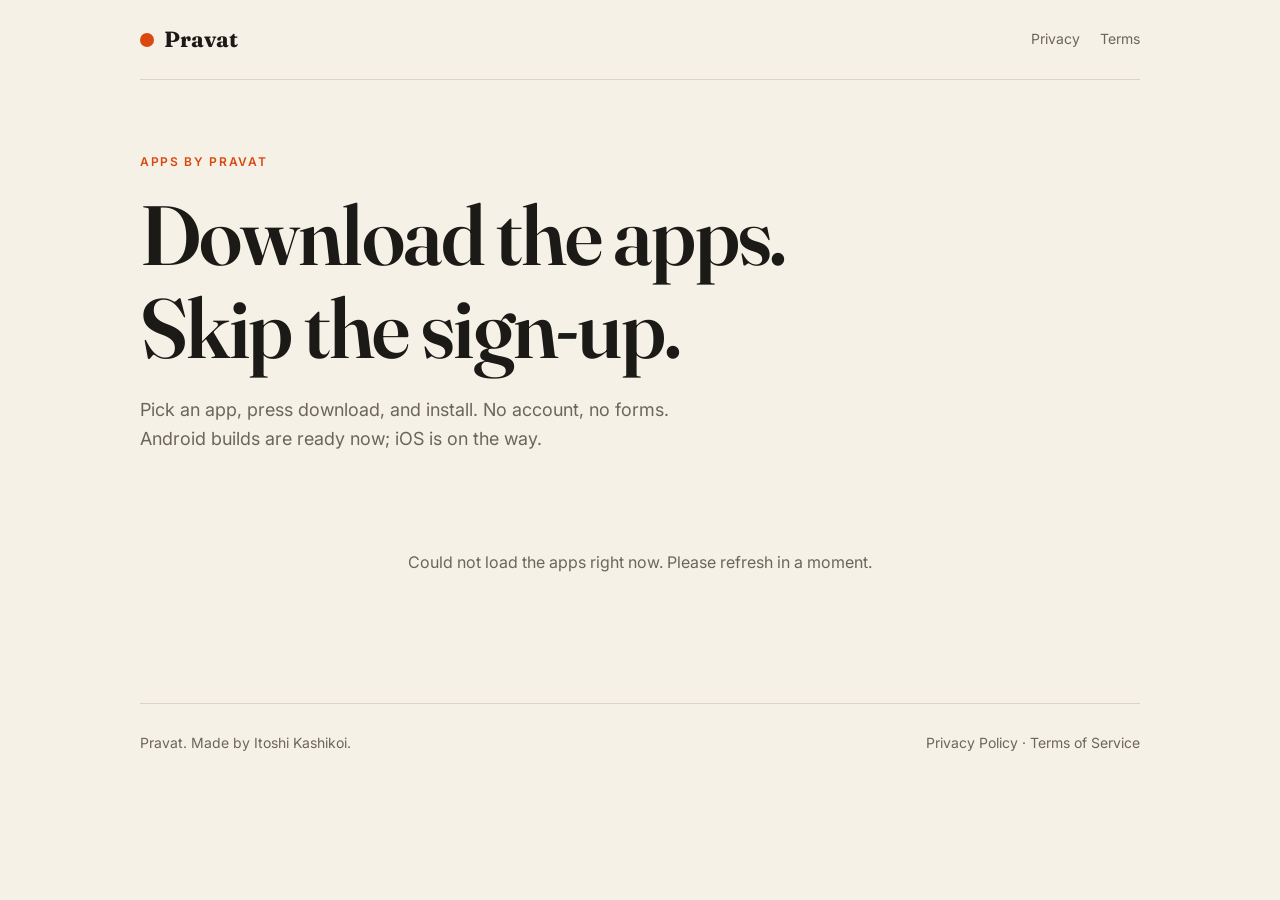
<file: site/index.html>
<!doctype html>
<html lang="en"><head>
<meta charset="utf-8"><meta name="viewport" content="width=device-width,initial-scale=1">
<title>Entrion Downloads</title>
<meta name="description" content="Download Entrion and other apps from Pravat. Android now, iOS coming soon.">
<link rel="preconnect" href="https://fonts.googleapis.com"><link rel="preconnect" href="https://fonts.gstatic.com" crossorigin>
<link href="https://fonts.googleapis.com/css2?family=Fraunces:opsz,wght@9..144,600;9..144,700&family=Inter:wght@400;500;600&display=swap" rel="stylesheet">
<link rel="stylesheet" href="style.css">
</head><body>
<div class="wrap">
<header class="top"><a class="brand" href="./"><i></i>Pravat</a><nav><a href="privacy.html">Privacy</a><a href="terms.html">Terms</a></nav></header>
<section class="hero"><div class="kicker">Apps by Pravat</div><h1>Download the apps. Skip the sign-up.</h1><p>Pick an app, press download, and install. No account, no forms. Android builds are ready now; iOS is on the way.</p></section>
<main id="apps" class="list"><p class="note">Loading apps...</p></main>
<footer class="foot"><span>Pravat. Made by Itoshi Kashikoi.</span><span><a href="privacy.html">Privacy Policy</a> &middot; <a href="terms.html">Terms of Service</a></span></footer>
</div>
<script src="app.js"></script>
</body></html>
</file>
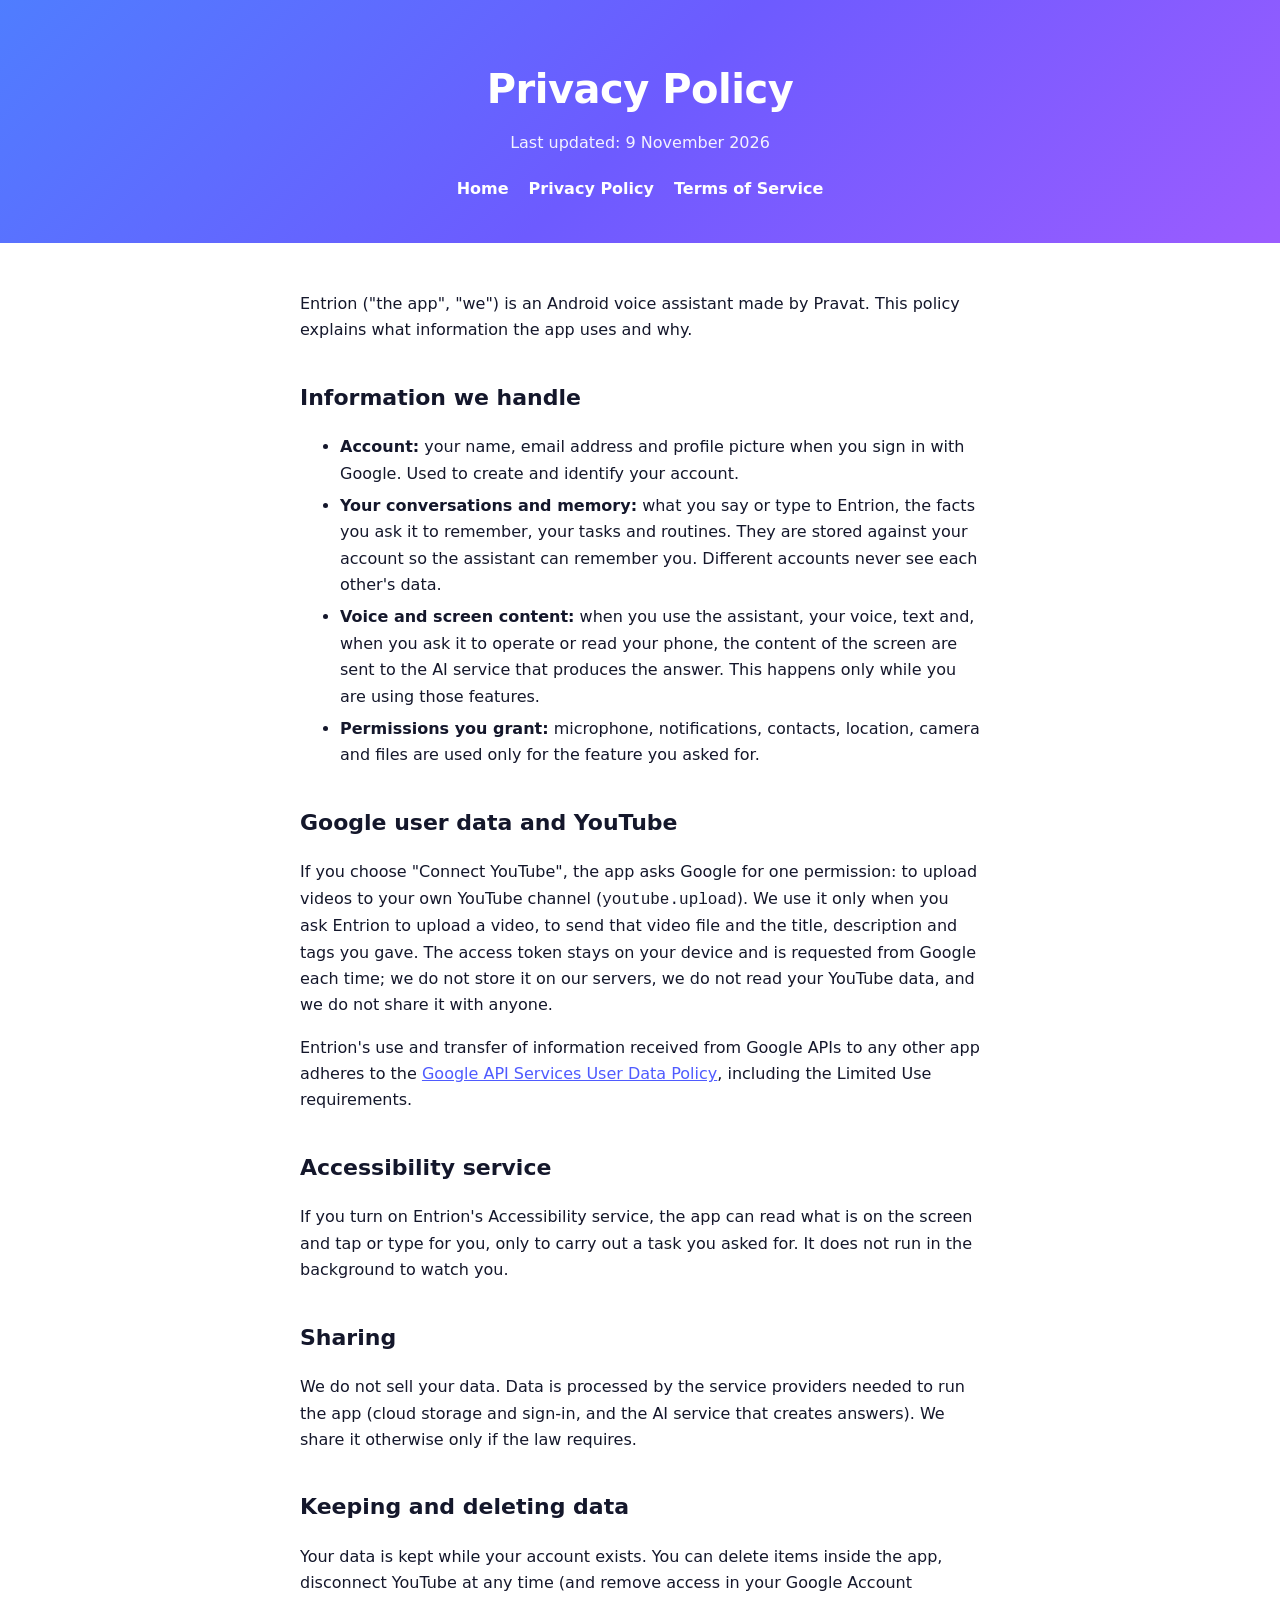
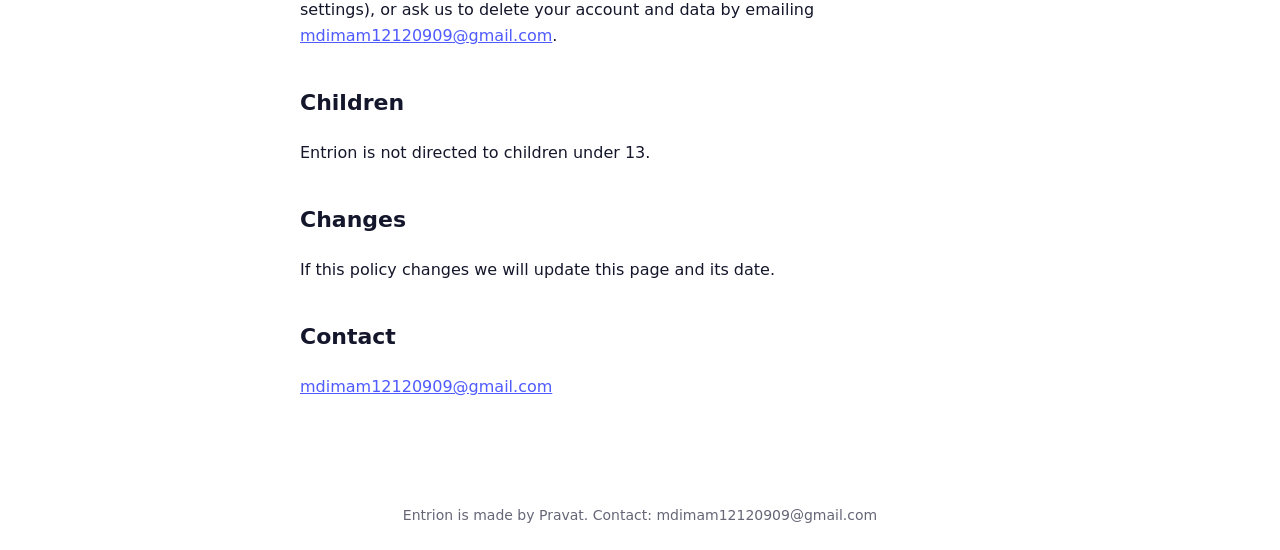
<file: site/privacy.html>
<!doctype html><html lang="en"><head><meta charset="utf-8"><meta name="viewport" content="width=device-width,initial-scale=1"><title>Privacy Policy - Entrion</title><style>:root{--a:#4F7DFF;--b:#9B5CFF}*{box-sizing:border-box}body{margin:0;font:16px/1.65 system-ui,-apple-system,Segoe UI,Roboto,sans-serif;color:#14172b;background:#fff}
header{padding:56px 20px 40px;text-align:center;background:linear-gradient(135deg,#4F7DFF,#6D5BFF,#9B5CFF);color:#fff}
header h1{margin:0 0 8px;font-size:40px;letter-spacing:-.5px}header p{margin:0 auto;max-width:520px;opacity:.92}
main{max-width:720px;margin:0 auto;padding:32px 20px 64px}h2{margin-top:36px;font-size:22px}a{color:#4F5BFF}
nav a{color:#fff;margin:0 10px;font-weight:600;text-decoration:none}nav{margin-top:20px}footer{text-align:center;color:#667;padding:24px;font-size:14px}
li{margin:6px 0}@media(prefers-color-scheme:dark){body{background:#0e1020;color:#e8eaf6}a{color:#9fb0ff}footer{color:#9aa}}</style></head><body>
<header><h1>Privacy Policy</h1><p>Last updated: 9 November 2026</p><nav><a href="index.html">Home</a><a href="privacy.html">Privacy Policy</a><a href="terms.html">Terms of Service</a></nav></header><main>
<p>Entrion ("the app", "we") is an Android voice assistant made by Pravat. This policy explains what information the app uses and why.</p>
<h2>Information we handle</h2>
<ul><li><b>Account:</b> your name, email address and profile picture when you sign in with Google. Used to create and identify your account.</li>
<li><b>Your conversations and memory:</b> what you say or type to Entrion, the facts you ask it to remember, your tasks and routines. They are stored against your account so the assistant can remember you. Different accounts never see each other's data.</li>
<li><b>Voice and screen content:</b> when you use the assistant, your voice, text and, when you ask it to operate or read your phone, the content of the screen are sent to the AI service that produces the answer. This happens only while you are using those features.</li>
<li><b>Permissions you grant:</b> microphone, notifications, contacts, location, camera and files are used only for the feature you asked for.</li></ul>
<h2>Google user data and YouTube</h2>
<p>If you choose "Connect YouTube", the app asks Google for one permission: to upload videos to your own YouTube channel (<code>youtube.upload</code>). We use it only when you ask Entrion to upload a video, to send that video file and the title, description and tags you gave. The access token stays on your device and is requested from Google each time; we do not store it on our servers, we do not read your YouTube data, and we do not share it with anyone.</p>
<p>Entrion's use and transfer of information received from Google APIs to any other app adheres to the <a href="https://developers.google.com/terms/api-services-user-data-policy">Google API Services User Data Policy</a>, including the Limited Use requirements.</p>
<h2>Accessibility service</h2><p>If you turn on Entrion's Accessibility service, the app can read what is on the screen and tap or type for you, only to carry out a task you asked for. It does not run in the background to watch you.</p>
<h2>Sharing</h2><p>We do not sell your data. Data is processed by the service providers needed to run the app (cloud storage and sign-in, and the AI service that creates answers). We share it otherwise only if the law requires.</p>
<h2>Keeping and deleting data</h2><p>Your data is kept while your account exists. You can delete items inside the app, disconnect YouTube at any time (and remove access in your Google Account settings), or ask us to delete your account and data by emailing <a href="mailto:mdimam12120909@gmail.com">mdimam12120909@gmail.com</a>.</p>
<h2>Children</h2><p>Entrion is not directed to children under 13.</p>
<h2>Changes</h2><p>If this policy changes we will update this page and its date.</p>
<h2>Contact</h2><p><a href="mailto:mdimam12120909@gmail.com">mdimam12120909@gmail.com</a></p></main><footer>Entrion is made by Pravat. Contact: mdimam12120909@gmail.com</footer></body></html>
</file>
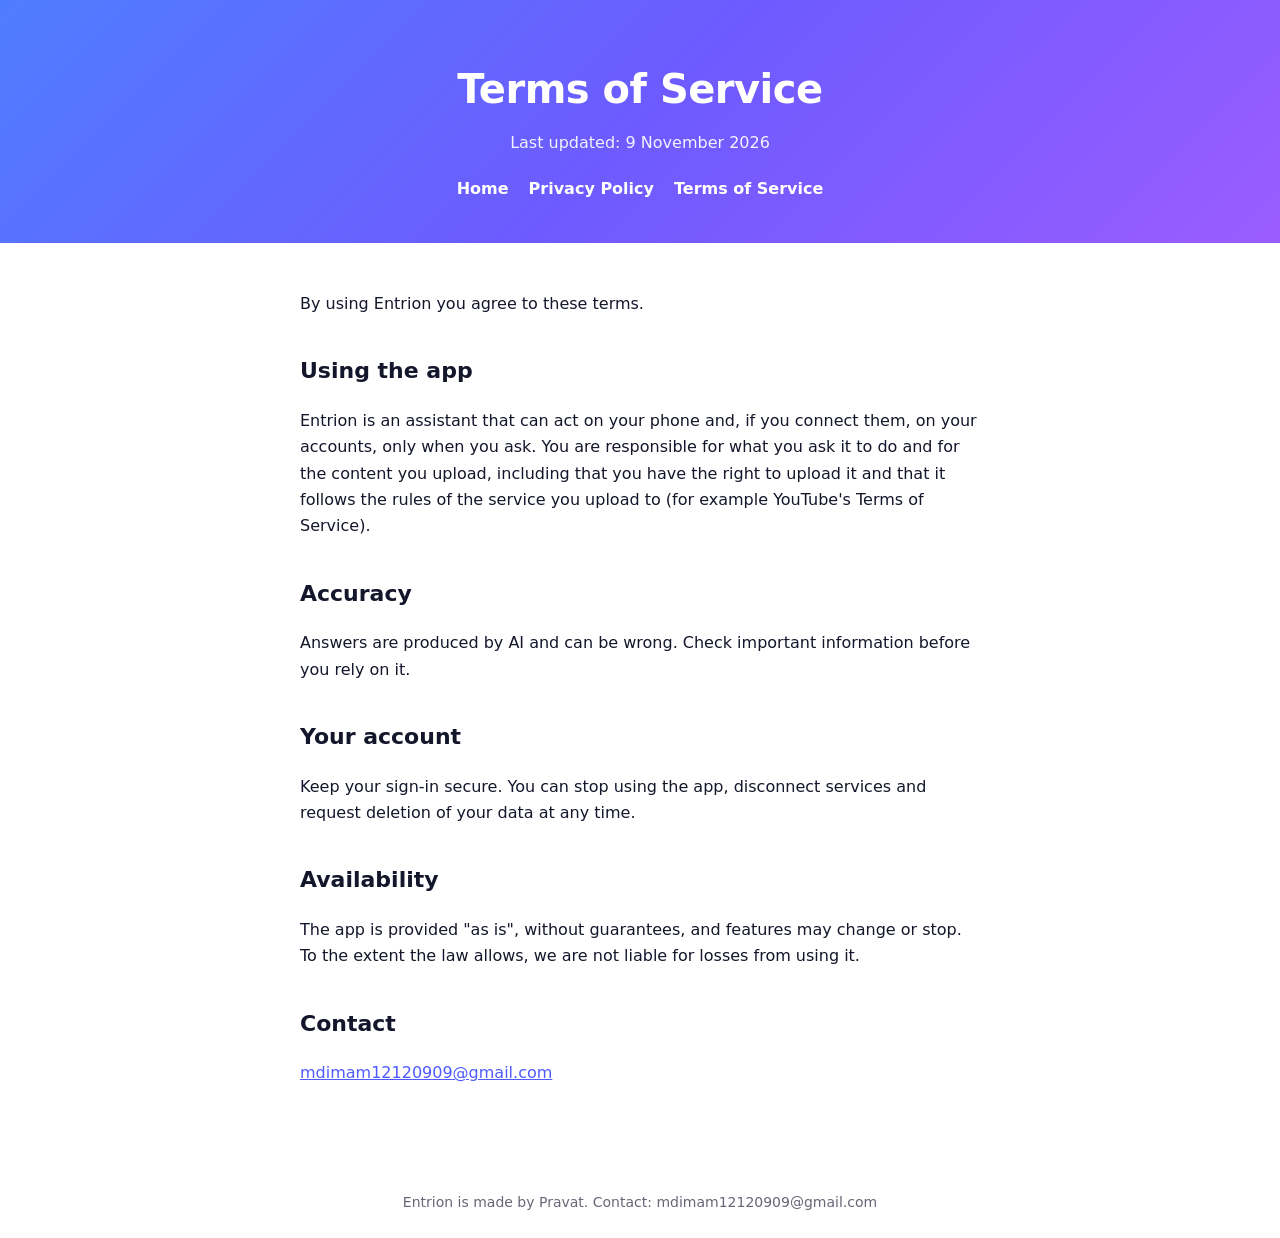
<file: site/terms.html>
<!doctype html><html lang="en"><head><meta charset="utf-8"><meta name="viewport" content="width=device-width,initial-scale=1"><title>Terms of Service - Entrion</title><style>:root{--a:#4F7DFF;--b:#9B5CFF}*{box-sizing:border-box}body{margin:0;font:16px/1.65 system-ui,-apple-system,Segoe UI,Roboto,sans-serif;color:#14172b;background:#fff}
header{padding:56px 20px 40px;text-align:center;background:linear-gradient(135deg,#4F7DFF,#6D5BFF,#9B5CFF);color:#fff}
header h1{margin:0 0 8px;font-size:40px;letter-spacing:-.5px}header p{margin:0 auto;max-width:520px;opacity:.92}
main{max-width:720px;margin:0 auto;padding:32px 20px 64px}h2{margin-top:36px;font-size:22px}a{color:#4F5BFF}
nav a{color:#fff;margin:0 10px;font-weight:600;text-decoration:none}nav{margin-top:20px}footer{text-align:center;color:#667;padding:24px;font-size:14px}
li{margin:6px 0}@media(prefers-color-scheme:dark){body{background:#0e1020;color:#e8eaf6}a{color:#9fb0ff}footer{color:#9aa}}</style></head><body>
<header><h1>Terms of Service</h1><p>Last updated: 9 November 2026</p><nav><a href="index.html">Home</a><a href="privacy.html">Privacy Policy</a><a href="terms.html">Terms of Service</a></nav></header><main>
<p>By using Entrion you agree to these terms.</p>
<h2>Using the app</h2><p>Entrion is an assistant that can act on your phone and, if you connect them, on your accounts, only when you ask. You are responsible for what you ask it to do and for the content you upload, including that you have the right to upload it and that it follows the rules of the service you upload to (for example YouTube's Terms of Service).</p>
<h2>Accuracy</h2><p>Answers are produced by AI and can be wrong. Check important information before you rely on it.</p>
<h2>Your account</h2><p>Keep your sign-in secure. You can stop using the app, disconnect services and request deletion of your data at any time.</p>
<h2>Availability</h2><p>The app is provided "as is", without guarantees, and features may change or stop. To the extent the law allows, we are not liable for losses from using it.</p>
<h2>Contact</h2><p><a href="mailto:mdimam12120909@gmail.com">mdimam12120909@gmail.com</a></p></main><footer>Entrion is made by Pravat. Contact: mdimam12120909@gmail.com</footer></body></html>
</file>
<file: site/style.css>
:root{--bg:#f6f1e7;--panel:#fffdf8;--ink:#1b1a17;--mute:#6b665b;--line:#ddd5c3;--accent:#d9480f;--accent-ink:#fff;--soft:#efe7d6;--ok:#2f7d4f;--err:#b3261e}
@media(prefers-color-scheme:dark){:root{--bg:#14130f;--panel:#1d1b16;--ink:#f3eee2;--mute:#a39c8a;--line:#34312a;--accent:#ff7a3d;--accent-ink:#1b0d04;--soft:#26231c;--ok:#6cc38a;--err:#ff8a80}}
*{box-sizing:border-box}
html{scroll-behavior:smooth}
body{margin:0;background:var(--bg);color:var(--ink);font:16px/1.6 "Inter",system-ui,-apple-system,"Segoe UI",Roboto,sans-serif;-webkit-font-smoothing:antialiased}
.wrap{max-width:1040px;margin:0 auto;padding-left:max(20px,env(safe-area-inset-left));padding-right:max(20px,env(safe-area-inset-right))}
h1,h2,h3{font-family:"Fraunces",Georgia,serif;font-weight:600;letter-spacing:-.02em;line-height:1.1;margin:0;text-wrap:balance}
a{color:inherit}
.top{display:flex;align-items:center;justify-content:space-between;padding-block:22px;border-bottom:1px solid var(--line)}
.brand{font-family:"Fraunces",Georgia,serif;font-weight:700;font-size:22px;text-decoration:none;display:flex;align-items:center;gap:10px}
.brand i{width:14px;height:14px;border-radius:50%;background:var(--accent);display:inline-block}
.top nav{display:flex;gap:20px;font-size:14px;color:var(--mute)}
.top nav a{text-decoration:none}.top nav a:hover{color:var(--ink)}
.hero{padding-block:72px 40px}
.kicker{font-size:12px;letter-spacing:.14em;text-transform:uppercase;color:var(--accent);font-weight:600;margin-bottom:18px}
.hero h1{font-size:clamp(40px,8vw,84px);max-width:13ch}
.hero p{max-width:52ch;color:var(--mute);font-size:18px;margin:22px 0 0}
.list{display:grid;gap:20px;padding-bottom:72px}
.card{background:var(--panel);border:1px solid var(--line);border-radius:20px;padding:28px;display:grid;grid-template-columns:auto 1fr;gap:22px 26px}
.icon{width:84px;height:84px;border-radius:22px;background:var(--soft);display:grid;place-items:center;font-family:"Fraunces",Georgia,serif;font-size:38px;font-weight:700;color:var(--accent);overflow:hidden}
.icon img{width:100%;height:100%;object-fit:cover}
.card h2{font-size:30px}
.meta{display:flex;flex-wrap:wrap;gap:6px 18px;margin:8px 0 0;color:var(--mute);font-size:13px}
.meta b{color:var(--ink);font-weight:600}
.desc{margin:14px 0 0;color:var(--mute);max-width:62ch;min-width:0;overflow-wrap:anywhere}
.stores{grid-column:1/-1;display:grid;grid-template-columns:repeat(auto-fit,minmax(220px,1fr));gap:12px;border-top:1px dashed var(--line);padding-top:22px}
.store{border:1px solid var(--line);border-radius:14px;padding:16px 18px;display:flex;align-items:center;justify-content:space-between;gap:14px;min-width:0}
.store small{display:block;color:var(--mute);font-size:12px;letter-spacing:.08em;text-transform:uppercase}
.store strong{font-size:17px}
.btn{appearance:none;border:0;cursor:pointer;background:var(--accent);color:var(--accent-ink);font:600 15px/1 "Inter",system-ui,sans-serif;padding:13px 20px;border-radius:999px;text-decoration:none;white-space:nowrap}
.btn:hover{filter:brightness(1.07)}
.btn.ghost{background:transparent;color:var(--ink);border:1px solid var(--line)}
.btn[disabled]{opacity:.5;cursor:not-allowed}
.soon{font-size:13px;font-weight:600;color:var(--mute);border:1px dashed var(--line);border-radius:999px;padding:9px 14px;white-space:nowrap}
.note{color:var(--mute);padding:40px 0;text-align:center}
.foot{border-top:1px solid var(--line);padding-block:28px 40px;color:var(--mute);font-size:14px;display:flex;flex-wrap:wrap;gap:10px 24px;justify-content:space-between}
.foot a{text-decoration:none}
@media(max-width:560px){.card{grid-template-columns:1fr;padding:22px}.hero{padding-block:48px 28px}.store{flex-wrap:wrap}}
/* admin */
.admin{display:grid;gap:24px;padding-block:32px 72px}
.panel{background:var(--panel);border:1px solid var(--line);border-radius:18px;padding:24px}
.panel h2{font-size:24px;margin-bottom:16px}
.grid2{display:grid;grid-template-columns:repeat(auto-fit,minmax(240px,1fr));gap:14px}
label{display:grid;gap:6px;font-size:13px;color:var(--mute);min-width:0}
input,textarea{width:100%;font:15px/1.4 "Inter",system-ui,sans-serif;color:var(--ink);background:var(--bg);border:1px solid var(--line);border-radius:10px;padding:11px 12px;min-width:0}
input:focus,textarea:focus{outline:2px solid var(--accent);outline-offset:1px}
textarea{min-height:110px;resize:vertical}
.full{grid-column:1/-1}
.row{display:flex;flex-wrap:wrap;gap:10px;align-items:center}
.item{display:flex;flex-wrap:wrap;gap:10px 16px;align-items:center;justify-content:space-between;padding:14px 0;border-top:1px solid var(--line)}
.item:first-of-type{border-top:0}
.item div{min-width:0}
.pill{font-size:12px;font-weight:600;border-radius:999px;padding:4px 10px;border:1px solid var(--line);color:var(--mute)}
.pill.on{color:var(--ok);border-color:var(--ok)}
.msg{font-size:14px;min-height:20px}.msg.ok{color:var(--ok)}.msg.err{color:var(--err)}
</file>
